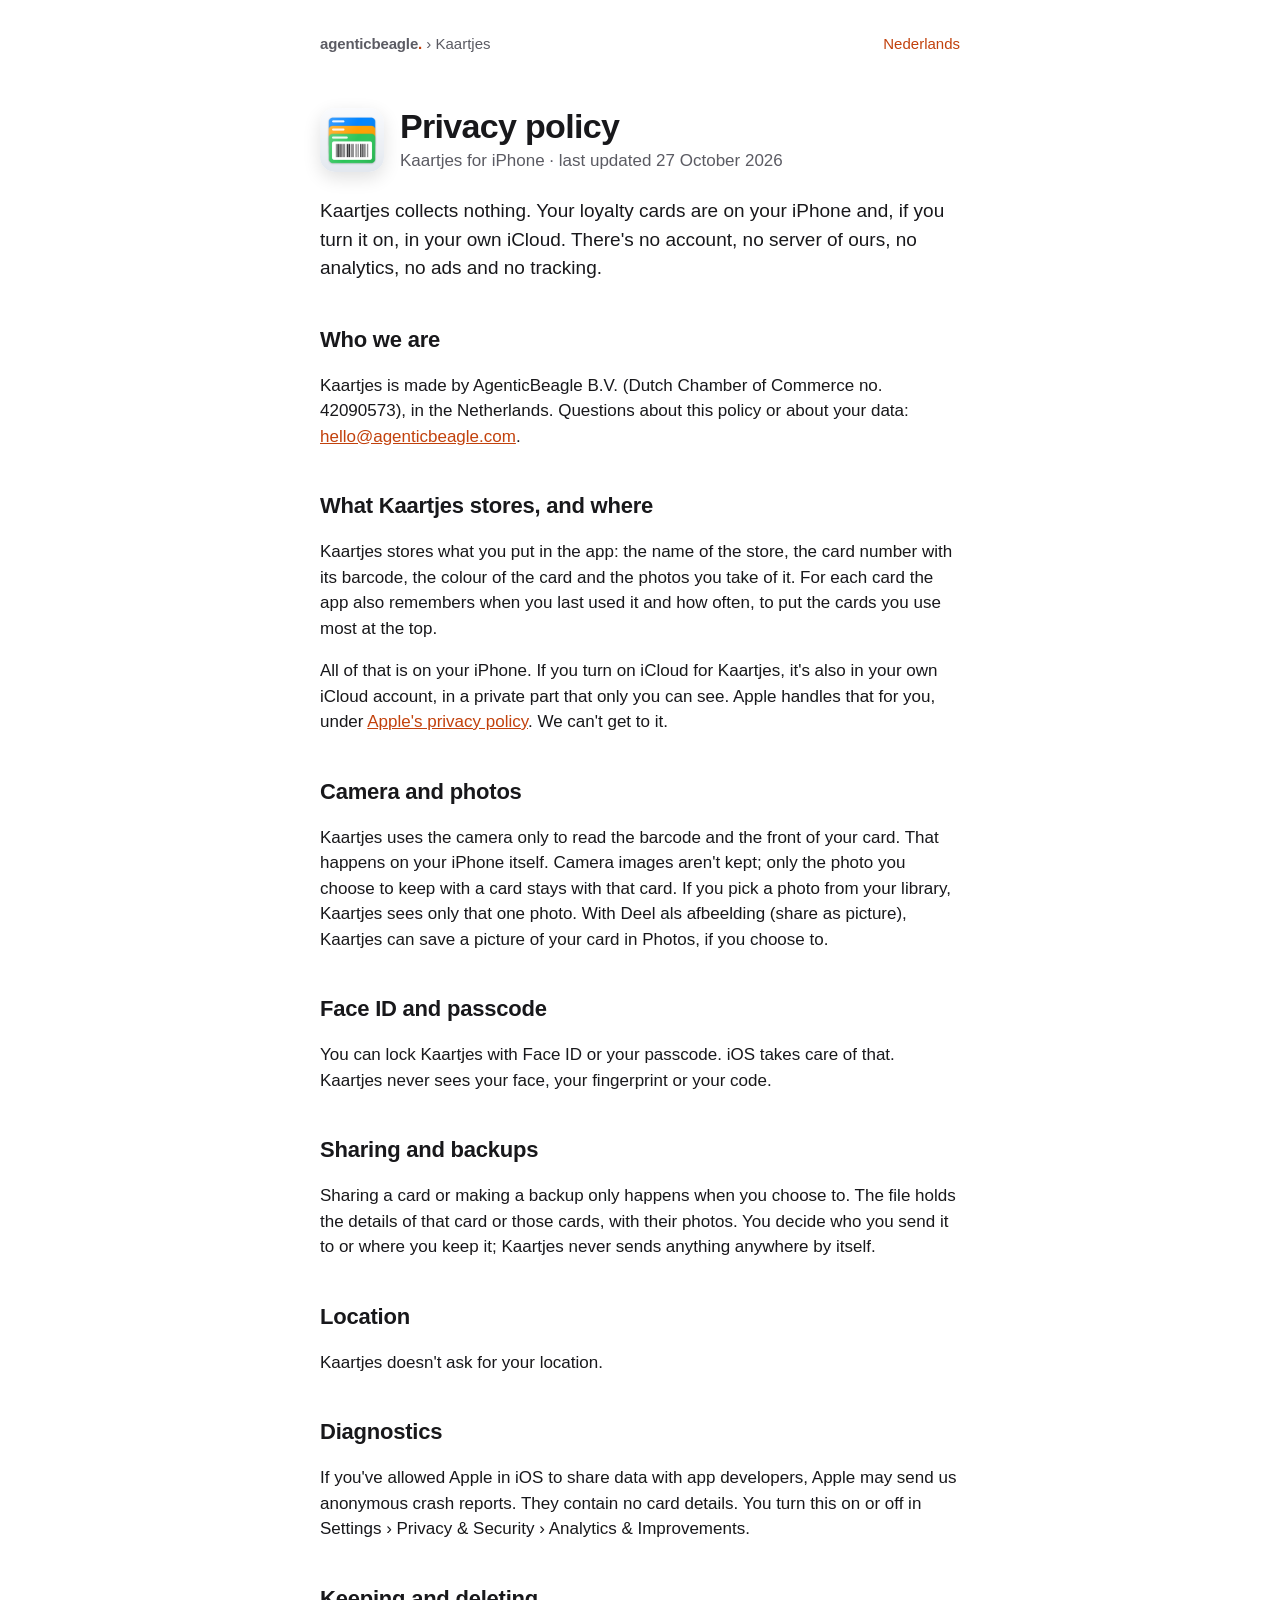
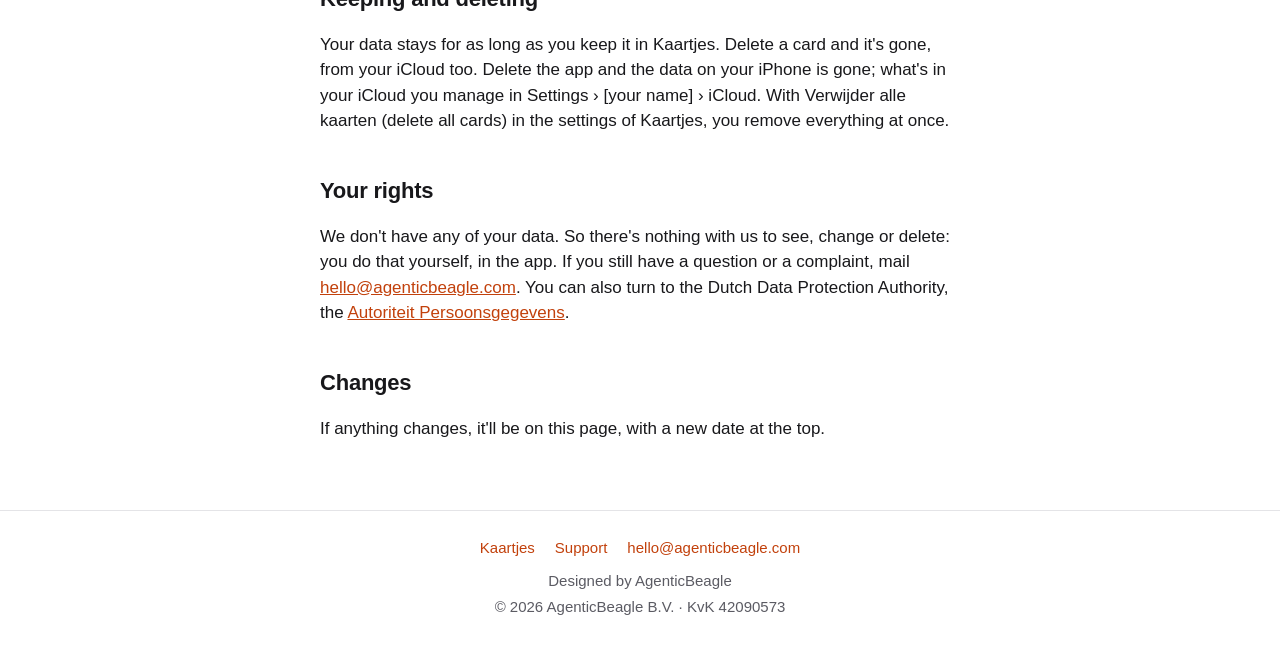
<file: docs/kaartjes/privacy/index.html>
<!DOCTYPE html>
<html lang="en">
<head>
  <meta charset="utf-8">
  <meta name="viewport" content="width=device-width, initial-scale=1.0">
  <title>Kaartjes privacy policy — agenticbeagle.</title>
  <meta name="description" content="Kaartjes collects nothing. Your loyalty cards are on your iPhone and, if you like, in your own iCloud. Here is exactly how that works.">
  <meta name="theme-color" content="#ffffff" media="(prefers-color-scheme: light)">
  <meta name="theme-color" content="#0c0a09" media="(prefers-color-scheme: dark)">
  <link rel="alternate" hreflang="en" href="https://agenticbeagle.com/kaartjes/privacy/">
  <link rel="alternate" hreflang="nl" href="https://agenticbeagle.com/kaartjes/nl/privacy/">
  <link rel="icon" type="image/png" sizes="64x64" href="[data-uri]">
  <link rel="apple-touch-icon" href="[data-uri]">
  <!-- Same look as the Kaartjes page: the colours of the app and the iPhone's own system font. -->
  <style>
    :root {
      color-scheme: light dark;
      --accent: #c2410c;
      --bg: #ffffff;
      --card: #f4f4f5;
      --text: #18181b;
      --muted: #5b5b63;
      --line: #e4e4e7;

      --font-sans: -apple-system, BlinkMacSystemFont, "SF Pro Text", "Segoe UI", Roboto, Helvetica, Arial, sans-serif;
    }

    @media (prefers-color-scheme: dark) {
      :root {
        --accent: #fb923c;
        --bg: #0c0a09;
        --card: #1c1917;
        --text: #fafaf9;
        --muted: #a8a29e;
        --line: #292524;
      }
    }

    *, *::before, *::after {
      box-sizing: border-box;
    }

    html {
      -webkit-text-size-adjust: 100%;
    }

    body {
      margin: 0;
      overflow-x: hidden;
      background: var(--bg);
      color: var(--text);
      font-family: var(--font-sans);
      font-size: 17px;
      line-height: 1.5;
      -webkit-font-smoothing: antialiased;
    }

    a {
      color: var(--accent);
    }

    .wrap {
      max-width: 680px;
      margin: 0 auto;
      padding: 0 20px;
    }

    /* Thin bar at the top: AgenticBeagle › Kaartjes */
    .topbar {
      padding: 18px 0 0;
      font-size: 15px;
      display: flex;
      justify-content: space-between;
      align-items: baseline;
      gap: 12px;
      color: var(--muted);
    }

    .topbar a {
      color: var(--muted);
      text-decoration: none;
    }

    .brand {
      font-weight: 600;
      letter-spacing: -0.01em;
    }

    .brand-dot {
      color: var(--accent);
    }

    /* Switch between the English and the Dutch page */
    .topbar .lang {
      color: var(--accent);
    }

    /* Page heading */
    .page {
      padding: 36px 0 8px;
    }

    .page-head {
      display: flex;
      align-items: center;
      gap: 16px;
      margin: 0 0 24px;
    }

    .page-head .icon {
      width: 64px;
      height: 64px;
      flex: none;
      border-radius: 15px;
      box-shadow: 0 6px 18px rgba(0, 0, 0, 0.12);
    }

    .page h1 {
      font-size: 34px;
      letter-spacing: -0.02em;
      line-height: 1.15;
      margin: 0;
    }

    .page .meta {
      color: var(--muted);
      margin: 2px 0 0;
    }

    .page .lead {
      font-size: 19px;
      margin: 0;
    }

    .page h2 {
      font-size: 22px;
      letter-spacing: -0.01em;
      margin: 40px 0 8px;
    }

    .page p {
      overflow-wrap: break-word;
    }

    /* Questions open and close without any script */
    details {
      border-top: 1px solid var(--line);
      padding: 14px 0;
    }

    details:last-of-type {
      border-bottom: 1px solid var(--line);
    }

    summary {
      font-weight: 600;
      font-size: 18px;
      cursor: pointer;
    }

    details p {
      color: var(--muted);
      margin: 10px 0 0;
    }

    .app-label {
      color: var(--text);
      font-weight: 500;
    }

    .note {
      background: var(--card);
      border-radius: 20px;
      padding: 18px 20px;
      color: var(--muted);
      margin: 0;
    }

    /* Footer */
    footer {
      border-top: 1px solid var(--line);
      margin-top: 44px;
      padding: 26px 0 44px;
      color: var(--muted);
      font-size: 15px;
      text-align: center;
    }

    footer nav {
      display: flex;
      flex-wrap: wrap;
      justify-content: center;
      gap: 6px 20px;
      margin-bottom: 10px;
    }

    footer nav a {
      text-decoration: none;
    }

    footer p {
      margin: 4px 0;
    }
  </style>
</head>
<body>
  <div class="wrap">
    <p class="topbar"><span><a href="../../"><span class="brand">agenticbeagle<span class="brand-dot">.</span></span></a> › <a href="../">Kaartjes</a></span><a class="lang" href="../nl/privacy/" hreflang="nl" lang="nl">Nederlands</a></p>

    <main class="page">
      <div class="page-head">
        <img class="icon" src="[data-uri]" width="180" height="180" alt="Kaartjes icon">
        <div>
          <h1>Privacy policy</h1>
          <p class="meta">Kaartjes for iPhone · last updated 27 October 2026</p>
        </div>
      </div>

      <p class="lead">Kaartjes collects nothing. Your loyalty cards are on your iPhone and, if you turn it on, in your own iCloud. There's no account, no server of ours, no analytics, no ads and no tracking.</p>

      <h2>Who we are</h2>
      <p>Kaartjes is made by AgenticBeagle B.V. (Dutch Chamber of Commerce no. 42090573), in the Netherlands. Questions about this policy or about your data: <a href="mailto:hello@agenticbeagle.com">hello@agenticbeagle.com</a>.</p>

      <h2>What Kaartjes stores, and where</h2>
      <p>Kaartjes stores what you put in the app: the name of the store, the card number with its barcode, the colour of the card and the photos you take of it. For each card the app also remembers when you last used it and how often, to put the cards you use most at the top.</p>
      <p>All of that is on your iPhone. If you turn on iCloud for Kaartjes, it's also in your own iCloud account, in a private part that only you can see. Apple handles that for you, under <a href="https://www.apple.com/legal/privacy/">Apple's privacy policy</a>. We can't get to it.</p>

      <h2>Camera and photos</h2>
      <p>Kaartjes uses the camera only to read the barcode and the front of your card. That happens on your iPhone itself. Camera images aren't kept; only the photo you choose to keep with a card stays with that card. If you pick a photo from your library, Kaartjes sees only that one photo. With <span class="app-label">Deel als afbeelding</span> (share as picture), Kaartjes can save a picture of your card in Photos, if you choose to.</p>

      <h2>Face ID and passcode</h2>
      <p>You can lock Kaartjes with Face ID or your passcode. iOS takes care of that. Kaartjes never sees your face, your fingerprint or your code.</p>

      <h2>Sharing and backups</h2>
      <p>Sharing a card or making a backup only happens when you choose to. The file holds the details of that card or those cards, with their photos. You decide who you send it to or where you keep it; Kaartjes never sends anything anywhere by itself.</p>

      <h2>Location</h2>
      <p>Kaartjes doesn't ask for your location.</p>

      <h2>Diagnostics</h2>
      <p>If you've allowed Apple in iOS to share data with app developers, Apple may send us anonymous crash reports. They contain no card details. You turn this on or off in Settings › Privacy &amp; Security › Analytics &amp; Improvements.</p>

      <h2>Keeping and deleting</h2>
      <p>Your data stays for as long as you keep it in Kaartjes. Delete a card and it's gone, from your iCloud too. Delete the app and the data on your iPhone is gone; what's in your iCloud you manage in Settings › [your name] › iCloud. With <span class="app-label">Verwijder alle kaarten</span> (delete all cards) in the settings of Kaartjes, you remove everything at once.</p>

      <h2>Your rights</h2>
      <p>We don't have any of your data. So there's nothing with us to see, change or delete: you do that yourself, in the app. If you still have a question or a complaint, mail <a href="mailto:hello@agenticbeagle.com">hello@agenticbeagle.com</a>. You can also turn to the Dutch Data Protection Authority, the <a href="https://www.autoriteitpersoonsgegevens.nl/en">Autoriteit Persoonsgegevens</a>.</p>

      <h2>Changes</h2>
      <p>If anything changes, it'll be on this page, with a new date at the top.</p>
    </main>
  </div>

  <footer>
    <div class="wrap">
      <nav>
        <a href="../">Kaartjes</a>
        <a href="../support/">Support</a>
        <a href="mailto:hello@agenticbeagle.com">hello@agenticbeagle.com</a>
      </nav>
      <p>Designed by AgenticBeagle</p>
      <p>© 2026 AgenticBeagle B.V. · KvK 42090573</p>
    </div>
  </footer>
</body>
</html>
</file>
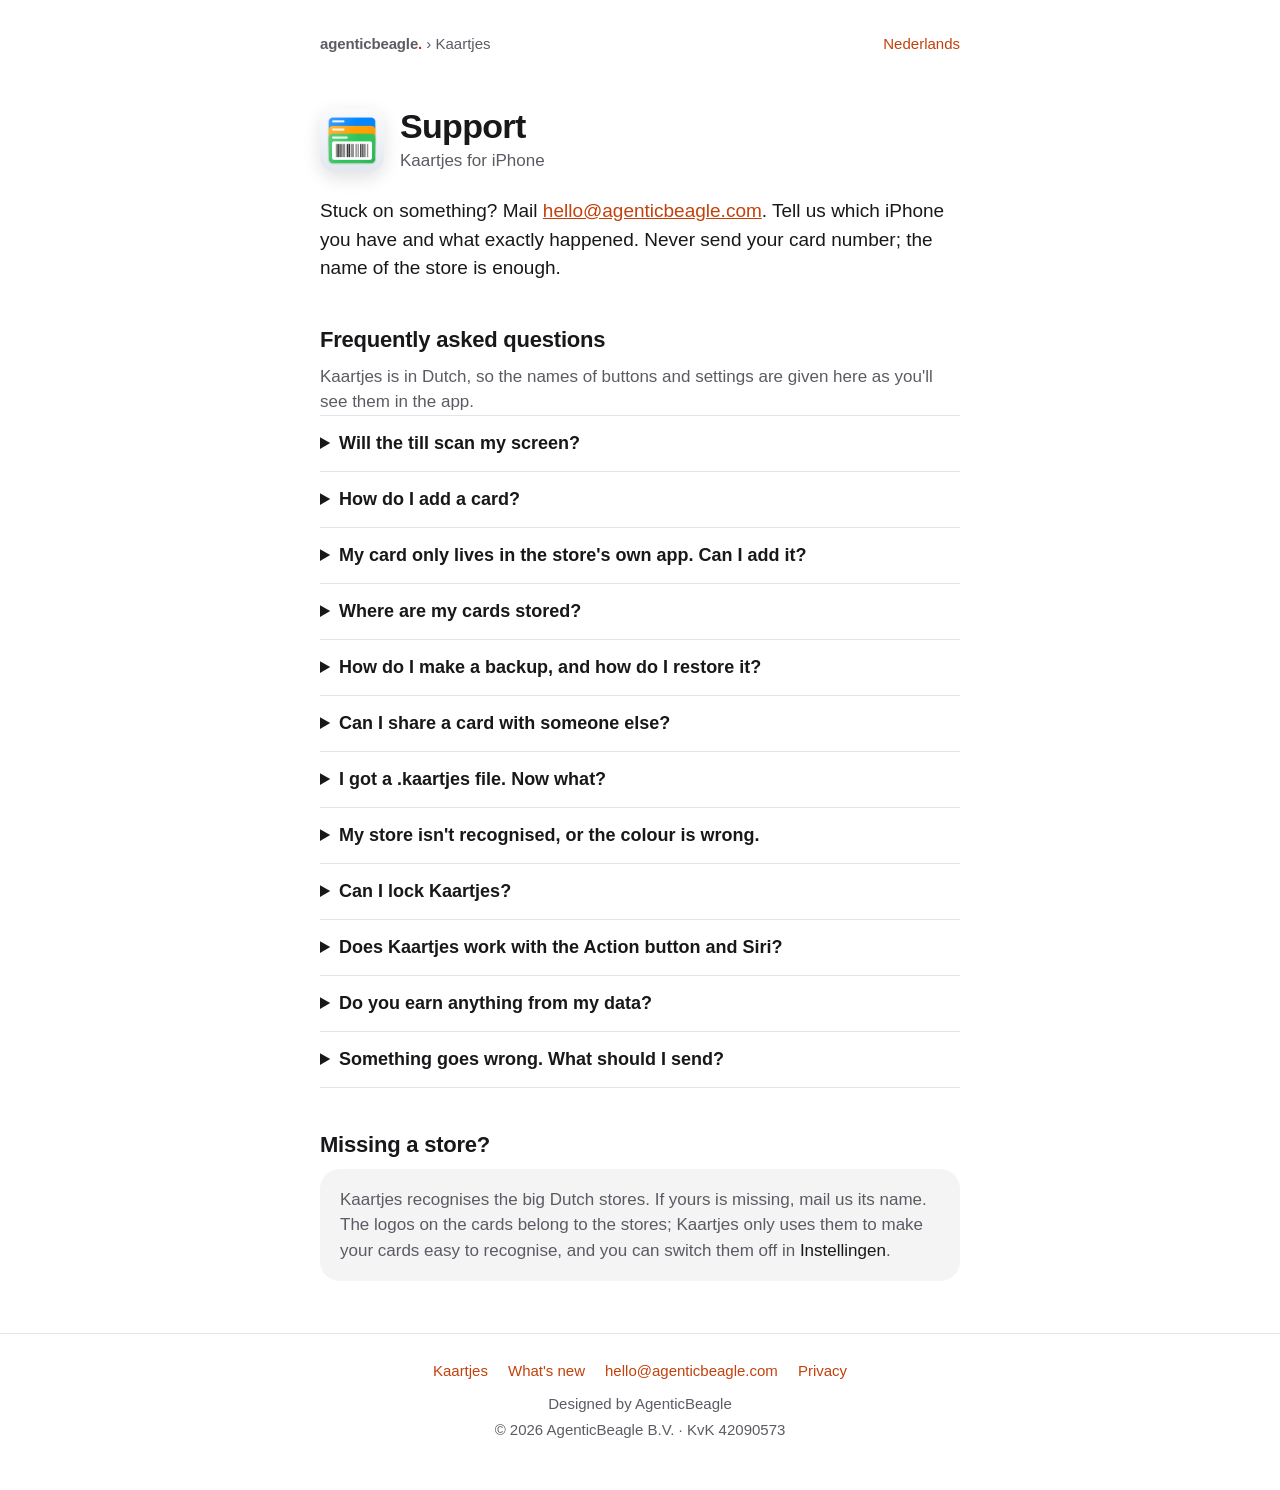
<file: docs/kaartjes/support/index.html>
<!DOCTYPE html>
<html lang="en">
<head>
  <meta charset="utf-8">
  <meta name="viewport" content="width=device-width, initial-scale=1.0">
  <title>Kaartjes support — agenticbeagle.</title>
  <meta name="description" content="Help with Kaartjes: scanning, the till, iCloud, backups and sharing, and how to reach us.">
  <meta name="theme-color" content="#ffffff" media="(prefers-color-scheme: light)">
  <meta name="theme-color" content="#0c0a09" media="(prefers-color-scheme: dark)">
  <link rel="alternate" hreflang="en" href="https://agenticbeagle.com/kaartjes/support/">
  <link rel="alternate" hreflang="nl" href="https://agenticbeagle.com/kaartjes/nl/support/">
  <link rel="icon" type="image/png" sizes="64x64" href="[data-uri]">
  <link rel="apple-touch-icon" href="[data-uri]">
  <!-- Same look as the Kaartjes page: the colours of the app and the iPhone's own system font. -->
  <style>
    :root {
      color-scheme: light dark;
      --accent: #c2410c;
      --bg: #ffffff;
      --card: #f4f4f5;
      --text: #18181b;
      --muted: #5b5b63;
      --line: #e4e4e7;

      --font-sans: -apple-system, BlinkMacSystemFont, "SF Pro Text", "Segoe UI", Roboto, Helvetica, Arial, sans-serif;
    }

    @media (prefers-color-scheme: dark) {
      :root {
        --accent: #fb923c;
        --bg: #0c0a09;
        --card: #1c1917;
        --text: #fafaf9;
        --muted: #a8a29e;
        --line: #292524;
      }
    }

    *, *::before, *::after {
      box-sizing: border-box;
    }

    html {
      -webkit-text-size-adjust: 100%;
    }

    body {
      margin: 0;
      overflow-x: hidden;
      background: var(--bg);
      color: var(--text);
      font-family: var(--font-sans);
      font-size: 17px;
      line-height: 1.5;
      -webkit-font-smoothing: antialiased;
    }

    a {
      color: var(--accent);
    }

    .wrap {
      max-width: 680px;
      margin: 0 auto;
      padding: 0 20px;
    }

    /* Thin bar at the top: AgenticBeagle › Kaartjes */
    .topbar {
      padding: 18px 0 0;
      font-size: 15px;
      display: flex;
      justify-content: space-between;
      align-items: baseline;
      gap: 12px;
      color: var(--muted);
    }

    .topbar a {
      color: var(--muted);
      text-decoration: none;
    }

    .brand {
      font-weight: 600;
      letter-spacing: -0.01em;
    }

    .brand-dot {
      color: var(--accent);
    }

    /* Switch between the English and the Dutch page */
    .topbar .lang {
      color: var(--accent);
    }

    /* Page heading */
    .page {
      padding: 36px 0 8px;
    }

    .page-head {
      display: flex;
      align-items: center;
      gap: 16px;
      margin: 0 0 24px;
    }

    .page-head .icon {
      width: 64px;
      height: 64px;
      flex: none;
      border-radius: 15px;
      box-shadow: 0 6px 18px rgba(0, 0, 0, 0.12);
    }

    .page h1 {
      font-size: 34px;
      letter-spacing: -0.02em;
      line-height: 1.15;
      margin: 0;
    }

    .page .meta {
      color: var(--muted);
      margin: 2px 0 0;
    }

    .page .lead {
      font-size: 19px;
      margin: 0;
    }

    .page h2 {
      font-size: 22px;
      letter-spacing: -0.01em;
      margin: 40px 0 8px;
    }

    .page p {
      overflow-wrap: break-word;
    }

    /* Questions open and close without any script */
    details {
      border-top: 1px solid var(--line);
      padding: 14px 0;
    }

    details:last-of-type {
      border-bottom: 1px solid var(--line);
    }

    summary {
      font-weight: 600;
      font-size: 18px;
      cursor: pointer;
    }

    details p {
      color: var(--muted);
      margin: 10px 0 0;
    }

    .app-label {
      color: var(--text);
      font-weight: 500;
    }

    .note {
      background: var(--card);
      border-radius: 20px;
      padding: 18px 20px;
      color: var(--muted);
      margin: 0;
    }

    /* Footer */
    footer {
      border-top: 1px solid var(--line);
      margin-top: 44px;
      padding: 26px 0 44px;
      color: var(--muted);
      font-size: 15px;
      text-align: center;
    }

    footer nav {
      display: flex;
      flex-wrap: wrap;
      justify-content: center;
      gap: 6px 20px;
      margin-bottom: 10px;
    }

    footer nav a {
      text-decoration: none;
    }

    footer p {
      margin: 4px 0;
    }
  </style>
</head>
<body>
  <div class="wrap">
    <p class="topbar"><span><a href="../../"><span class="brand">agenticbeagle<span class="brand-dot">.</span></span></a> › <a href="../">Kaartjes</a></span><a class="lang" href="../nl/support/" hreflang="nl" lang="nl">Nederlands</a></p>

    <main class="page">
      <div class="page-head">
        <img class="icon" src="[data-uri]" width="180" height="180" alt="Kaartjes icon">
        <div>
          <h1>Support</h1>
          <p class="meta">Kaartjes for iPhone</p>
        </div>
      </div>

      <p class="lead">Stuck on something? Mail <a href="mailto:hello@agenticbeagle.com">hello@agenticbeagle.com</a>. Tell us which iPhone you have and what exactly happened. Never send your card number; the name of the store is enough.</p>

      <h2>Frequently asked questions</h2>
      <p class="meta">Kaartjes is in Dutch, so the names of buttons and settings are given here as you'll see them in the app.</p>

      <details>
        <summary>Will the till scan my screen?</summary>
        <p>At most tills, yes: Kaartjes draws the barcode sharp and turns the screen to full brightness. Hold your iPhone still, a little way from the scanner. If the code is long, tap the barcode for the full screen. The odd old scanner can't read screens; the number is under the barcode, so the cashier can type it in.</p>
      </details>
      <details>
        <summary>How do I add a card?</summary>
        <p>Tap the plus and point the camera at the barcode on your card. Kaartjes reads the code, recognises the store and picks the colour. If scanning doesn't work, choose a photo of the card, or type the number and choose the type of barcode.</p>
      </details>
      <details>
        <summary>My card only lives in the store's own app. Can I add it?</summary>
        <p>Yes. Take a screenshot of the card in that app, and in Kaartjes choose <span class="app-label">Kies foto</span> (choose photo). Kaartjes reads the barcode or QR code from the screenshot.</p>
      </details>
      <details>
        <summary>Where are my cards stored?</summary>
        <p>On your iPhone. If iCloud is on for Kaartjes, also in your own iCloud, so they come back by themselves on a new iPhone. Nobody else can get to them, and neither can we: Kaartjes has no account and no server.</p>
      </details>
      <details>
        <summary>How do I make a backup, and how do I restore it?</summary>
        <p>Go to <span class="app-label">Instellingen › Reservekopie › Exporteer kaarten</span> (Settings › Backup › Export cards). You get one file with all your cards and photos; keep it in iCloud Drive or in Files. To restore, tap <span class="app-label">Importeer kaarten</span> (import cards), or open the file and choose Kaartjes. Importing only adds what you didn't have yet.</p>
      </details>
      <details>
        <summary>Can I share a card with someone else?</summary>
        <p>Yes. Open the card, tap ⋯ and choose <span class="app-label">Deel kaart</span> (share card). Anyone with Kaartjes taps the file and is asked straight away whether to import it. If they don't have Kaartjes, choose <span class="app-label">Deel als afbeelding</span> (share as picture).</p>
      </details>
      <details>
        <summary>I got a .kaartjes file. Now what?</summary>
        <p>Install Kaartjes from the App Store, then tap the file, for example in WhatsApp, Messages or Files. Kaartjes asks whether you want to import the card.</p>
      </details>
      <details>
        <summary>My store isn't recognised, or the colour is wrong.</summary>
        <p>The card works just the same; only the name and colour don't come by themselves. Tap <span class="app-label">Bewerk</span> (edit) and choose them yourself. Mail us the name of the store, and we'll add it in a next version.</p>
      </details>
      <details>
        <summary>Can I lock Kaartjes?</summary>
        <p>Yes. Go to <span class="app-label">Instellingen › Beveiliging › Vergrendel met Face ID</span> (Settings › Security › Lock with Face ID). Kaartjes then asks for Face ID, or your passcode, when you open the app.</p>
      </details>
      <details>
        <summary>Does Kaartjes work with the Action button and Siri?</summary>
        <p>Yes, if you set it up. The steps are in the app under <span class="app-label">Instellingen › Snel openen</span> (Settings › Quick open). Siri understands, for example, "Open mijn kaart in Kaartjes".</p>
      </details>
      <details>
        <summary>Do you earn anything from my data?</summary>
        <p>No. Kaartjes has no ads and no account, and we don't have your data.</p>
      </details>
      <details>
        <summary>Something goes wrong. What should I send?</summary>
        <p>Which iPhone, and which version of Kaartjes (at the bottom of <span class="app-label">Instellingen</span>), what you did and what happened. For a barcode that won't scan: the store and the type of barcode, never the number itself.</p>
      </details>

      <h2>Missing a store?</h2>
      <p class="note">Kaartjes recognises the big Dutch stores. If yours is missing, mail us its name. The logos on the cards belong to the stores; Kaartjes only uses them to make your cards easy to recognise, and you can switch them off in <span class="app-label">Instellingen</span>.</p>
    </main>
  </div>

  <footer>
    <div class="wrap">
      <nav>
        <a href="../">Kaartjes</a>
        <a href="../#changelog">What's new</a>
        <a href="mailto:hello@agenticbeagle.com">hello@agenticbeagle.com</a>
        <a href="../privacy/">Privacy</a>
      </nav>
      <p>Designed by AgenticBeagle</p>
      <p>© 2026 AgenticBeagle B.V. · KvK 42090573</p>
    </div>
  </footer>
</body>
</html>
</file>
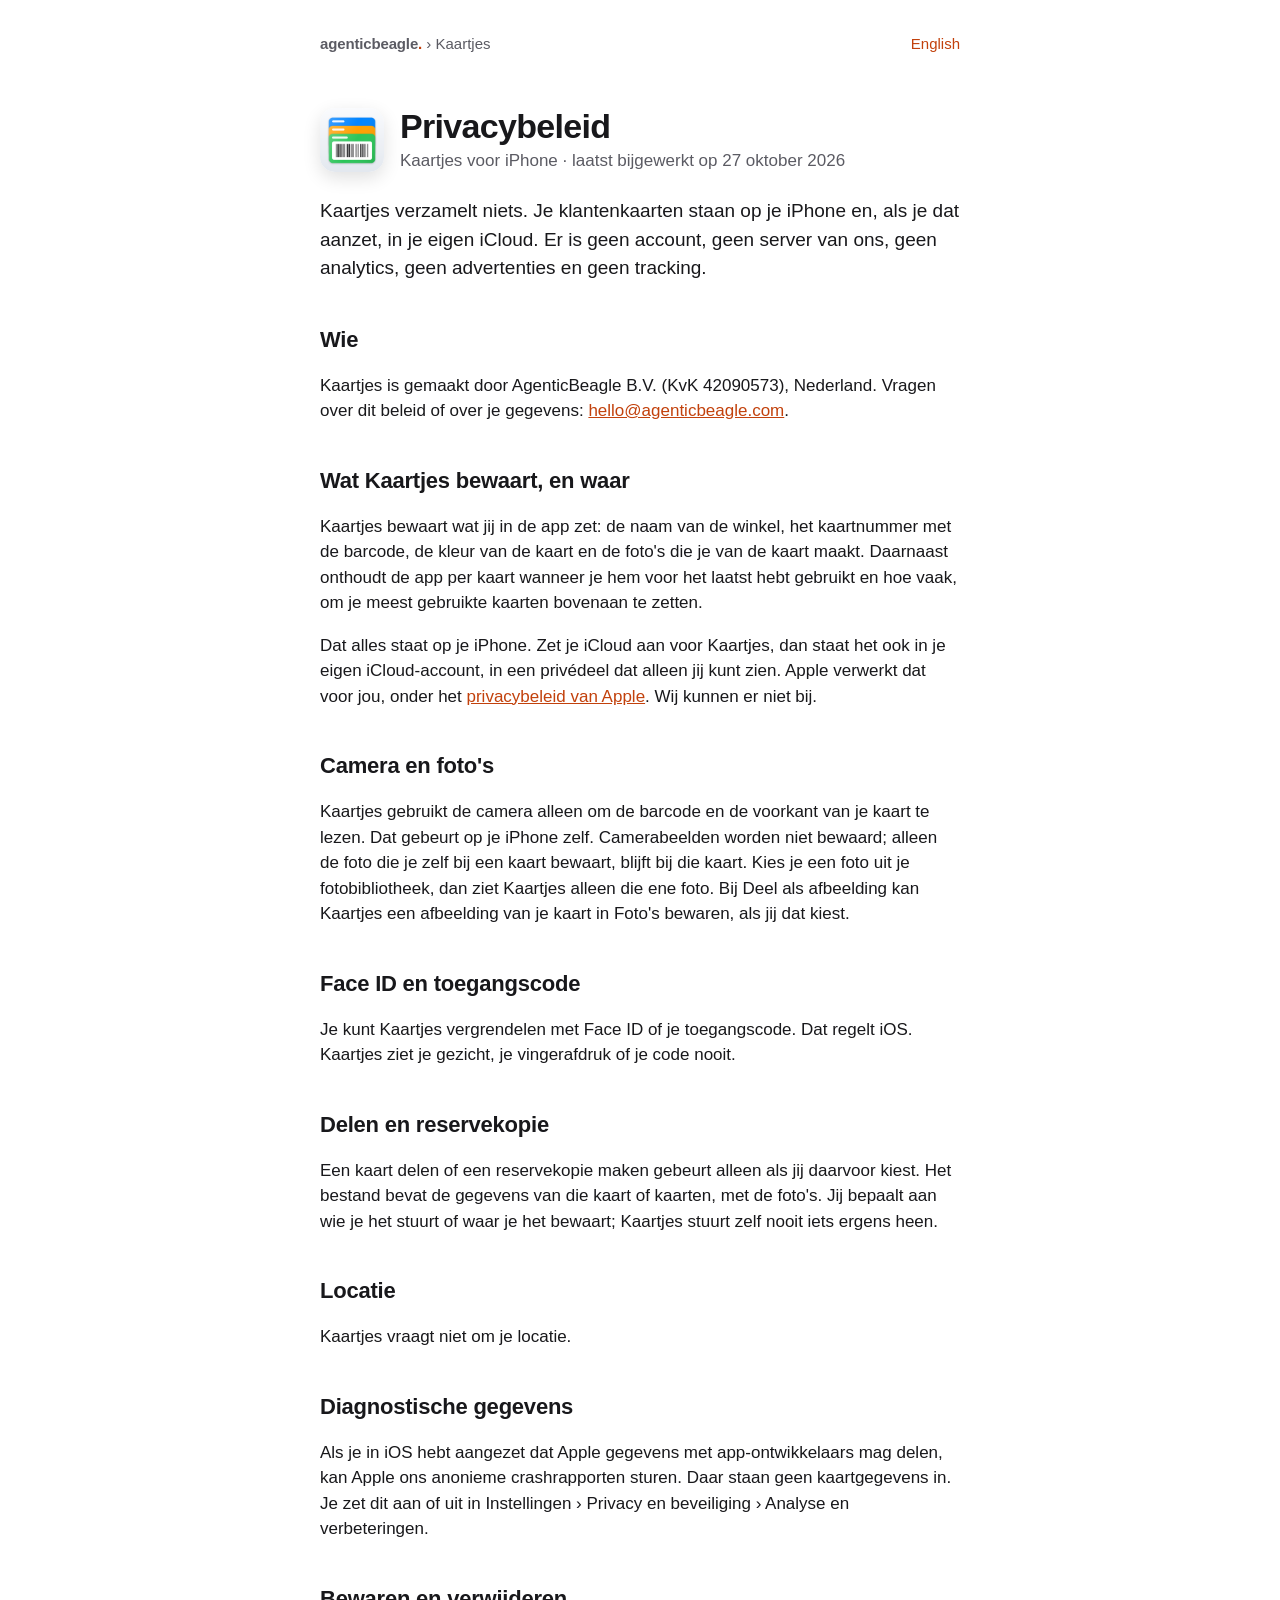
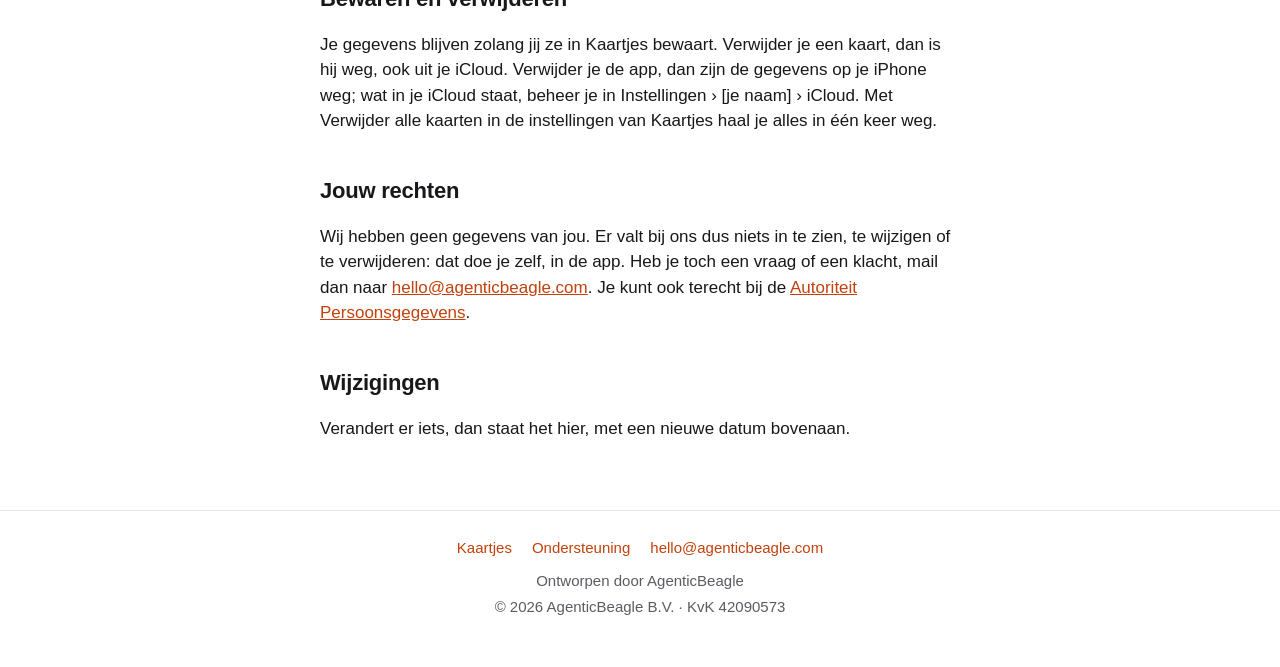
<file: docs/kaartjes/nl/privacy/index.html>
<!DOCTYPE html>
<html lang="nl">
<head>
  <meta charset="utf-8">
  <meta name="viewport" content="width=device-width, initial-scale=1.0">
  <title>Privacybeleid Kaartjes — agenticbeagle.</title>
  <meta name="description" content="Kaartjes verzamelt niets. Je klantenkaarten staan op je iPhone en, als je dat wilt, in je eigen iCloud. Hier staat precies hoe dat zit.">
  <meta name="theme-color" content="#ffffff" media="(prefers-color-scheme: light)">
  <meta name="theme-color" content="#0c0a09" media="(prefers-color-scheme: dark)">
  <link rel="alternate" hreflang="en" href="https://agenticbeagle.com/kaartjes/privacy/">
  <link rel="alternate" hreflang="nl" href="https://agenticbeagle.com/kaartjes/nl/privacy/">
  <link rel="icon" type="image/png" sizes="64x64" href="[data-uri]">
  <link rel="apple-touch-icon" href="[data-uri]">
  <!-- Same look as the Kaartjes page: the colours of the app and the iPhone's own system font. -->
  <style>
    :root {
      color-scheme: light dark;
      --accent: #c2410c;
      --bg: #ffffff;
      --card: #f4f4f5;
      --text: #18181b;
      --muted: #5b5b63;
      --line: #e4e4e7;

      --font-sans: -apple-system, BlinkMacSystemFont, "SF Pro Text", "Segoe UI", Roboto, Helvetica, Arial, sans-serif;
    }

    @media (prefers-color-scheme: dark) {
      :root {
        --accent: #fb923c;
        --bg: #0c0a09;
        --card: #1c1917;
        --text: #fafaf9;
        --muted: #a8a29e;
        --line: #292524;
      }
    }

    *, *::before, *::after {
      box-sizing: border-box;
    }

    html {
      -webkit-text-size-adjust: 100%;
    }

    body {
      margin: 0;
      overflow-x: hidden;
      background: var(--bg);
      color: var(--text);
      font-family: var(--font-sans);
      font-size: 17px;
      line-height: 1.5;
      -webkit-font-smoothing: antialiased;
    }

    a {
      color: var(--accent);
    }

    .wrap {
      max-width: 680px;
      margin: 0 auto;
      padding: 0 20px;
    }

    /* Thin bar at the top: AgenticBeagle › Kaartjes */
    .topbar {
      padding: 18px 0 0;
      font-size: 15px;
      display: flex;
      justify-content: space-between;
      align-items: baseline;
      gap: 12px;
      color: var(--muted);
    }

    .topbar a {
      color: var(--muted);
      text-decoration: none;
    }

    .brand {
      font-weight: 600;
      letter-spacing: -0.01em;
    }

    .brand-dot {
      color: var(--accent);
    }

    /* Switch between the English and the Dutch page */
    .topbar .lang {
      color: var(--accent);
    }

    /* Page heading */
    .page {
      padding: 36px 0 8px;
    }

    .page-head {
      display: flex;
      align-items: center;
      gap: 16px;
      margin: 0 0 24px;
    }

    .page-head .icon {
      width: 64px;
      height: 64px;
      flex: none;
      border-radius: 15px;
      box-shadow: 0 6px 18px rgba(0, 0, 0, 0.12);
    }

    .page h1 {
      font-size: 34px;
      letter-spacing: -0.02em;
      line-height: 1.15;
      margin: 0;
    }

    .page .meta {
      color: var(--muted);
      margin: 2px 0 0;
    }

    .page .lead {
      font-size: 19px;
      margin: 0;
    }

    .page h2 {
      font-size: 22px;
      letter-spacing: -0.01em;
      margin: 40px 0 8px;
    }

    .page p {
      overflow-wrap: break-word;
    }

    /* Questions open and close without any script */
    details {
      border-top: 1px solid var(--line);
      padding: 14px 0;
    }

    details:last-of-type {
      border-bottom: 1px solid var(--line);
    }

    summary {
      font-weight: 600;
      font-size: 18px;
      cursor: pointer;
    }

    details p {
      color: var(--muted);
      margin: 10px 0 0;
    }

    .app-label {
      color: var(--text);
      font-weight: 500;
    }

    .note {
      background: var(--card);
      border-radius: 20px;
      padding: 18px 20px;
      color: var(--muted);
      margin: 0;
    }

    /* Footer */
    footer {
      border-top: 1px solid var(--line);
      margin-top: 44px;
      padding: 26px 0 44px;
      color: var(--muted);
      font-size: 15px;
      text-align: center;
    }

    footer nav {
      display: flex;
      flex-wrap: wrap;
      justify-content: center;
      gap: 6px 20px;
      margin-bottom: 10px;
    }

    footer nav a {
      text-decoration: none;
    }

    footer p {
      margin: 4px 0;
    }
  </style>
</head>
<body>
  <div class="wrap">
    <p class="topbar"><span><a href="../../../"><span class="brand">agenticbeagle<span class="brand-dot">.</span></span></a> › <a href="../">Kaartjes</a></span><a class="lang" href="../../privacy/" hreflang="en" lang="en">English</a></p>

    <main class="page">
      <div class="page-head">
        <img class="icon" src="[data-uri]" width="180" height="180" alt="Het icoon van Kaartjes">
        <div>
          <h1>Privacybeleid</h1>
          <p class="meta">Kaartjes voor iPhone · laatst bijgewerkt op 27 oktober 2026</p>
        </div>
      </div>

      <p class="lead">Kaartjes verzamelt niets. Je klantenkaarten staan op je iPhone en, als je dat aanzet, in je eigen iCloud. Er is geen account, geen server van ons, geen analytics, geen advertenties en geen tracking.</p>

      <h2>Wie</h2>
      <p>Kaartjes is gemaakt door AgenticBeagle B.V. (KvK 42090573), Nederland. Vragen over dit beleid of over je gegevens: <a href="mailto:hello@agenticbeagle.com">hello@agenticbeagle.com</a>.</p>

      <h2>Wat Kaartjes bewaart, en waar</h2>
      <p>Kaartjes bewaart wat jij in de app zet: de naam van de winkel, het kaartnummer met de barcode, de kleur van de kaart en de foto's die je van de kaart maakt. Daarnaast onthoudt de app per kaart wanneer je hem voor het laatst hebt gebruikt en hoe vaak, om je meest gebruikte kaarten bovenaan te zetten.</p>
      <p>Dat alles staat op je iPhone. Zet je iCloud aan voor Kaartjes, dan staat het ook in je eigen iCloud-account, in een privédeel dat alleen jij kunt zien. Apple verwerkt dat voor jou, onder het <a href="https://www.apple.com/nl/legal/privacy/">privacybeleid van Apple</a>. Wij kunnen er niet bij.</p>

      <h2>Camera en foto's</h2>
      <p>Kaartjes gebruikt de camera alleen om de barcode en de voorkant van je kaart te lezen. Dat gebeurt op je iPhone zelf. Camerabeelden worden niet bewaard; alleen de foto die je zelf bij een kaart bewaart, blijft bij die kaart. Kies je een foto uit je fotobibliotheek, dan ziet Kaartjes alleen die ene foto. Bij <span class="app-label">Deel als afbeelding</span> kan Kaartjes een afbeelding van je kaart in Foto's bewaren, als jij dat kiest.</p>

      <h2>Face ID en toegangscode</h2>
      <p>Je kunt Kaartjes vergrendelen met Face ID of je toegangscode. Dat regelt iOS. Kaartjes ziet je gezicht, je vingerafdruk of je code nooit.</p>

      <h2>Delen en reservekopie</h2>
      <p>Een kaart delen of een reservekopie maken gebeurt alleen als jij daarvoor kiest. Het bestand bevat de gegevens van die kaart of kaarten, met de foto's. Jij bepaalt aan wie je het stuurt of waar je het bewaart; Kaartjes stuurt zelf nooit iets ergens heen.</p>

      <h2>Locatie</h2>
      <p>Kaartjes vraagt niet om je locatie.</p>

      <h2>Diagnostische gegevens</h2>
      <p>Als je in iOS hebt aangezet dat Apple gegevens met app-ontwikkelaars mag delen, kan Apple ons anonieme crashrapporten sturen. Daar staan geen kaartgegevens in. Je zet dit aan of uit in Instellingen › Privacy en beveiliging › Analyse en verbeteringen.</p>

      <h2>Bewaren en verwijderen</h2>
      <p>Je gegevens blijven zolang jij ze in Kaartjes bewaart. Verwijder je een kaart, dan is hij weg, ook uit je iCloud. Verwijder je de app, dan zijn de gegevens op je iPhone weg; wat in je iCloud staat, beheer je in Instellingen › [je naam] › iCloud. Met <span class="app-label">Verwijder alle kaarten</span> in de instellingen van Kaartjes haal je alles in één keer weg.</p>

      <h2>Jouw rechten</h2>
      <p>Wij hebben geen gegevens van jou. Er valt bij ons dus niets in te zien, te wijzigen of te verwijderen: dat doe je zelf, in de app. Heb je toch een vraag of een klacht, mail dan naar <a href="mailto:hello@agenticbeagle.com">hello@agenticbeagle.com</a>. Je kunt ook terecht bij de <a href="https://www.autoriteitpersoonsgegevens.nl/">Autoriteit Persoonsgegevens</a>.</p>

      <h2>Wijzigingen</h2>
      <p>Verandert er iets, dan staat het hier, met een nieuwe datum bovenaan.</p>
    </main>
  </div>

  <footer>
    <div class="wrap">
      <nav>
        <a href="../">Kaartjes</a>
        <a href="../support/">Ondersteuning</a>
        <a href="mailto:hello@agenticbeagle.com">hello@agenticbeagle.com</a>
      </nav>
      <p>Ontworpen door AgenticBeagle</p>
      <p>© 2026 AgenticBeagle B.V. · KvK 42090573</p>
    </div>
  </footer>
</body>
</html>
</file>
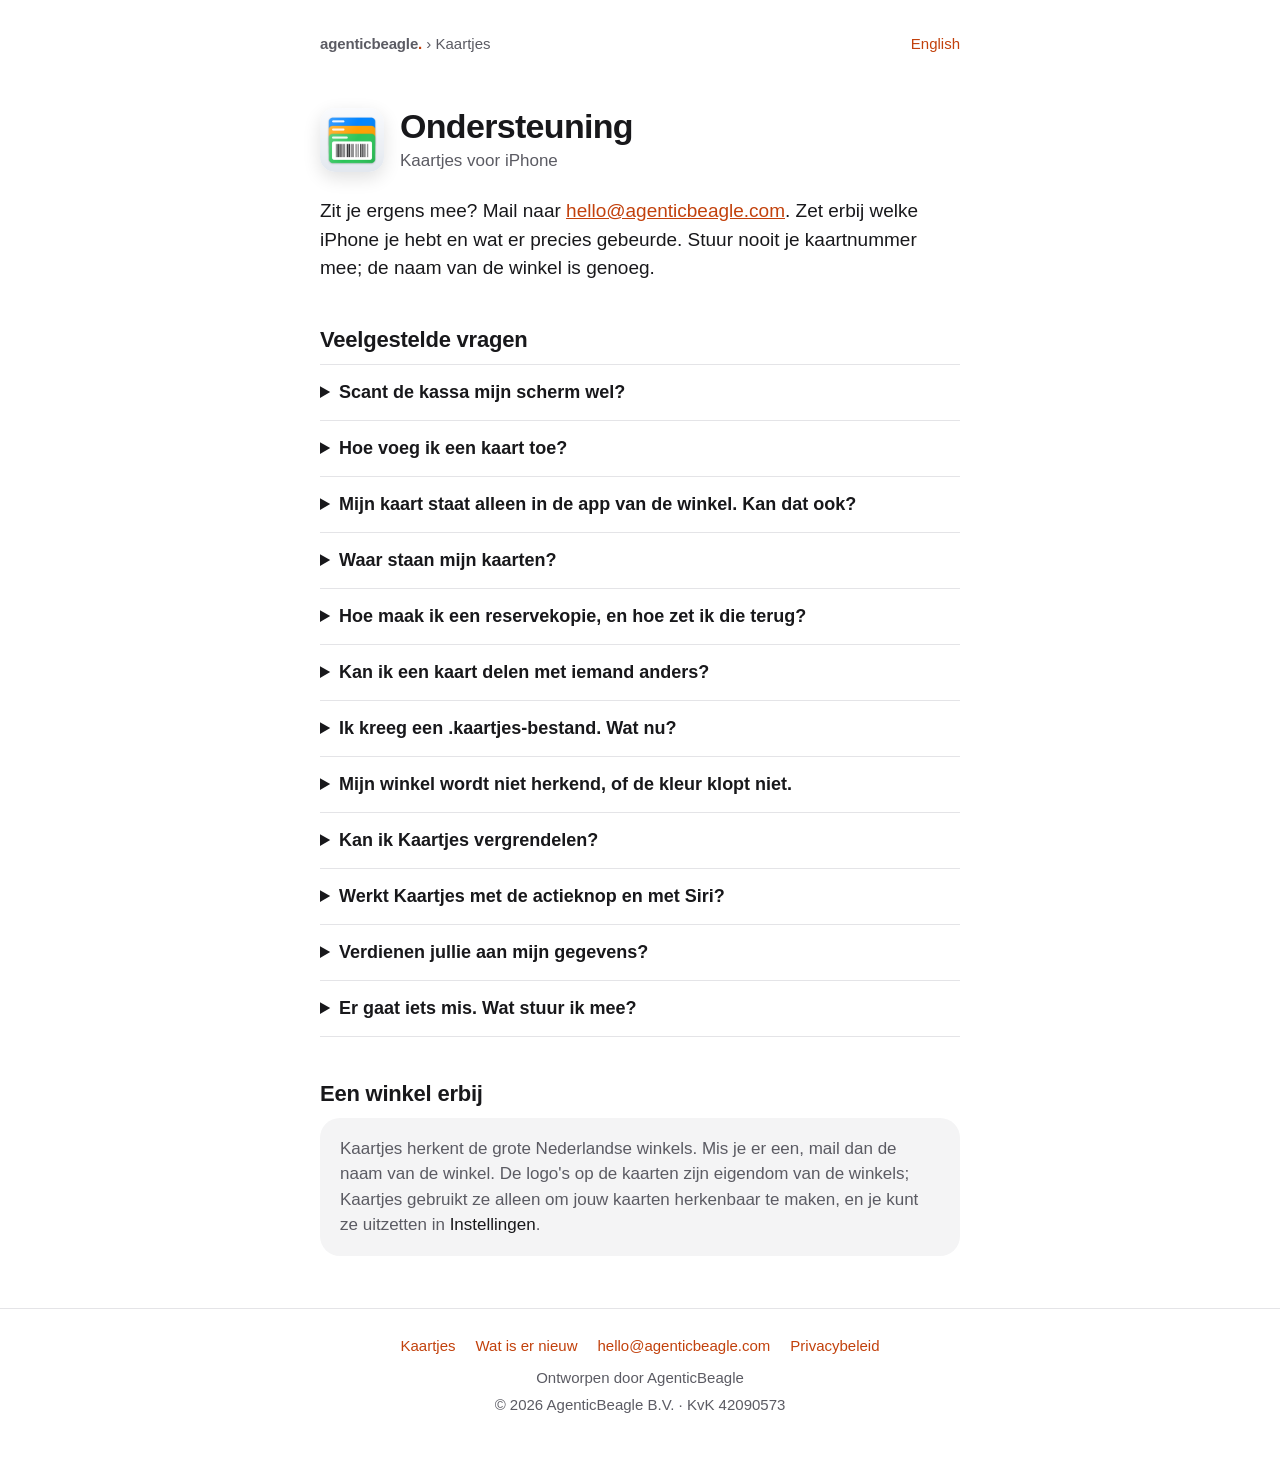
<file: docs/kaartjes/nl/support/index.html>
<!DOCTYPE html>
<html lang="nl">
<head>
  <meta charset="utf-8">
  <meta name="viewport" content="width=device-width, initial-scale=1.0">
  <title>Ondersteuning Kaartjes — agenticbeagle.</title>
  <meta name="description" content="Hulp bij Kaartjes: vragen over scannen, de kassa, iCloud, reservekopieën en delen, en hoe je ons bereikt.">
  <meta name="theme-color" content="#ffffff" media="(prefers-color-scheme: light)">
  <meta name="theme-color" content="#0c0a09" media="(prefers-color-scheme: dark)">
  <link rel="alternate" hreflang="en" href="https://agenticbeagle.com/kaartjes/support/">
  <link rel="alternate" hreflang="nl" href="https://agenticbeagle.com/kaartjes/nl/support/">
  <link rel="icon" type="image/png" sizes="64x64" href="[data-uri]">
  <link rel="apple-touch-icon" href="[data-uri]">
  <!-- Same look as the Kaartjes page: the colours of the app and the iPhone's own system font. -->
  <style>
    :root {
      color-scheme: light dark;
      --accent: #c2410c;
      --bg: #ffffff;
      --card: #f4f4f5;
      --text: #18181b;
      --muted: #5b5b63;
      --line: #e4e4e7;

      --font-sans: -apple-system, BlinkMacSystemFont, "SF Pro Text", "Segoe UI", Roboto, Helvetica, Arial, sans-serif;
    }

    @media (prefers-color-scheme: dark) {
      :root {
        --accent: #fb923c;
        --bg: #0c0a09;
        --card: #1c1917;
        --text: #fafaf9;
        --muted: #a8a29e;
        --line: #292524;
      }
    }

    *, *::before, *::after {
      box-sizing: border-box;
    }

    html {
      -webkit-text-size-adjust: 100%;
    }

    body {
      margin: 0;
      overflow-x: hidden;
      background: var(--bg);
      color: var(--text);
      font-family: var(--font-sans);
      font-size: 17px;
      line-height: 1.5;
      -webkit-font-smoothing: antialiased;
    }

    a {
      color: var(--accent);
    }

    .wrap {
      max-width: 680px;
      margin: 0 auto;
      padding: 0 20px;
    }

    /* Thin bar at the top: AgenticBeagle › Kaartjes */
    .topbar {
      padding: 18px 0 0;
      font-size: 15px;
      display: flex;
      justify-content: space-between;
      align-items: baseline;
      gap: 12px;
      color: var(--muted);
    }

    .topbar a {
      color: var(--muted);
      text-decoration: none;
    }

    .brand {
      font-weight: 600;
      letter-spacing: -0.01em;
    }

    .brand-dot {
      color: var(--accent);
    }

    /* Switch between the English and the Dutch page */
    .topbar .lang {
      color: var(--accent);
    }

    /* Page heading */
    .page {
      padding: 36px 0 8px;
    }

    .page-head {
      display: flex;
      align-items: center;
      gap: 16px;
      margin: 0 0 24px;
    }

    .page-head .icon {
      width: 64px;
      height: 64px;
      flex: none;
      border-radius: 15px;
      box-shadow: 0 6px 18px rgba(0, 0, 0, 0.12);
    }

    .page h1 {
      font-size: 34px;
      letter-spacing: -0.02em;
      line-height: 1.15;
      margin: 0;
    }

    .page .meta {
      color: var(--muted);
      margin: 2px 0 0;
    }

    .page .lead {
      font-size: 19px;
      margin: 0;
    }

    .page h2 {
      font-size: 22px;
      letter-spacing: -0.01em;
      margin: 40px 0 8px;
    }

    .page p {
      overflow-wrap: break-word;
    }

    /* Questions open and close without any script */
    details {
      border-top: 1px solid var(--line);
      padding: 14px 0;
    }

    details:last-of-type {
      border-bottom: 1px solid var(--line);
    }

    summary {
      font-weight: 600;
      font-size: 18px;
      cursor: pointer;
    }

    details p {
      color: var(--muted);
      margin: 10px 0 0;
    }

    .app-label {
      color: var(--text);
      font-weight: 500;
    }

    .note {
      background: var(--card);
      border-radius: 20px;
      padding: 18px 20px;
      color: var(--muted);
      margin: 0;
    }

    /* Footer */
    footer {
      border-top: 1px solid var(--line);
      margin-top: 44px;
      padding: 26px 0 44px;
      color: var(--muted);
      font-size: 15px;
      text-align: center;
    }

    footer nav {
      display: flex;
      flex-wrap: wrap;
      justify-content: center;
      gap: 6px 20px;
      margin-bottom: 10px;
    }

    footer nav a {
      text-decoration: none;
    }

    footer p {
      margin: 4px 0;
    }
  </style>
</head>
<body>
  <div class="wrap">
    <p class="topbar"><span><a href="../../../"><span class="brand">agenticbeagle<span class="brand-dot">.</span></span></a> › <a href="../">Kaartjes</a></span><a class="lang" href="../../support/" hreflang="en" lang="en">English</a></p>

    <main class="page">
      <div class="page-head">
        <img class="icon" src="[data-uri]" width="180" height="180" alt="Het icoon van Kaartjes">
        <div>
          <h1>Ondersteuning</h1>
          <p class="meta">Kaartjes voor iPhone</p>
        </div>
      </div>

      <p class="lead">Zit je ergens mee? Mail naar <a href="mailto:hello@agenticbeagle.com">hello@agenticbeagle.com</a>. Zet erbij welke iPhone je hebt en wat er precies gebeurde. Stuur nooit je kaartnummer mee; de naam van de winkel is genoeg.</p>

      <h2>Veelgestelde vragen</h2>

      <details>
        <summary>Scant de kassa mijn scherm wel?</summary>
        <p>Bij de meeste kassa's wel: Kaartjes tekent de barcode scherp en zet het scherm op volle helderheid. Houd je iPhone stil en een stukje van de scanner af. Is de code lang, tik dan op de barcode voor het volledige scherm. Een enkele oude scanner leest geen schermen; dan staat het nummer onder de barcode, zodat de kassa het kan intypen.</p>
      </details>
      <details>
        <summary>Hoe voeg ik een kaart toe?</summary>
        <p>Tik op de plus en richt de camera op de barcode van je kaart. Kaartjes leest de code, herkent de winkel en kiest de kleur. Lukt scannen niet, kies dan een foto van de kaart, of typ het nummer en kies het type barcode.</p>
      </details>
      <details>
        <summary>Mijn kaart staat alleen in de app van de winkel. Kan dat ook?</summary>
        <p>Ja. Maak een schermafbeelding van de kaart in die app en kies in Kaartjes <span class="app-label">Kies foto</span>. Kaartjes leest de barcode of QR-code uit de schermafbeelding.</p>
      </details>
      <details>
        <summary>Waar staan mijn kaarten?</summary>
        <p>Op je iPhone. Staat iCloud aan voor Kaartjes, dan ook in je eigen iCloud, zodat ze op een nieuwe iPhone vanzelf terugkomen. Niemand anders kan erbij, wij ook niet: Kaartjes heeft geen account en geen server.</p>
      </details>
      <details>
        <summary>Hoe maak ik een reservekopie, en hoe zet ik die terug?</summary>
        <p>Ga naar <span class="app-label">Instellingen › Reservekopie › Exporteer kaarten</span>. Je krijgt één bestand met al je kaarten en foto's; bewaar het in iCloud Drive of in Bestanden. Terugzetten: tik op <span class="app-label">Importeer kaarten</span>, of open het bestand en kies Kaartjes. Importeren voegt alleen toe wat je nog niet had.</p>
      </details>
      <details>
        <summary>Kan ik een kaart delen met iemand anders?</summary>
        <p>Ja. Open de kaart, tik op ⋯ en kies <span class="app-label">Deel kaart</span>. Wie Kaartjes heeft, tikt op het bestand en krijgt meteen de vraag of de kaart erbij moet. Heeft de ander Kaartjes niet, kies dan <span class="app-label">Deel als afbeelding</span>.</p>
      </details>
      <details>
        <summary>Ik kreeg een .kaartjes-bestand. Wat nu?</summary>
        <p>Installeer Kaartjes uit de App Store en tik daarna op het bestand, bijvoorbeeld in WhatsApp, Berichten of Bestanden. Kaartjes vraagt of je de kaart wilt importeren.</p>
      </details>
      <details>
        <summary>Mijn winkel wordt niet herkend, of de kleur klopt niet.</summary>
        <p>De kaart werkt gewoon; alleen de naam en de kleur komen niet vanzelf. Tik op <span class="app-label">Bewerk</span> en kies ze zelf. Mail ons de naam van de winkel, dan nemen we hem op in een volgende versie.</p>
      </details>
      <details>
        <summary>Kan ik Kaartjes vergrendelen?</summary>
        <p>Ja. Ga naar <span class="app-label">Instellingen › Beveiliging › Vergrendel met Face ID</span>. Kaartjes vraagt dan om Face ID (of je toegangscode) als je de app opent.</p>
      </details>
      <details>
        <summary>Werkt Kaartjes met de actieknop en met Siri?</summary>
        <p>Ja, als je dat instelt. De stappen staan in de app onder <span class="app-label">Instellingen › Snel openen</span>. Siri begrijpt bijvoorbeeld "Open mijn kaart in Kaartjes".</p>
      </details>
      <details>
        <summary>Verdienen jullie aan mijn gegevens?</summary>
        <p>Nee. Kaartjes heeft geen reclame en geen account, en we hebben je gegevens niet.</p>
      </details>
      <details>
        <summary>Er gaat iets mis. Wat stuur ik mee?</summary>
        <p>Welke iPhone en welke versie van Kaartjes (onderaan in <span class="app-label">Instellingen</span>), wat je deed en wat er gebeurde. Bij een barcode die niet scant: de winkel en het type barcode, nooit het nummer zelf.</p>
      </details>

      <h2>Een winkel erbij</h2>
      <p class="note">Kaartjes herkent de grote Nederlandse winkels. Mis je er een, mail dan de naam van de winkel. De logo's op de kaarten zijn eigendom van de winkels; Kaartjes gebruikt ze alleen om jouw kaarten herkenbaar te maken, en je kunt ze uitzetten in <span class="app-label">Instellingen</span>.</p>
    </main>
  </div>

  <footer>
    <div class="wrap">
      <nav>
        <a href="../">Kaartjes</a>
        <a href="../#changelog">Wat is er nieuw</a>
        <a href="mailto:hello@agenticbeagle.com">hello@agenticbeagle.com</a>
        <a href="../privacy/">Privacybeleid</a>
      </nav>
      <p>Ontworpen door AgenticBeagle</p>
      <p>© 2026 AgenticBeagle B.V. · KvK 42090573</p>
    </div>
  </footer>
</body>
</html>
</file>
